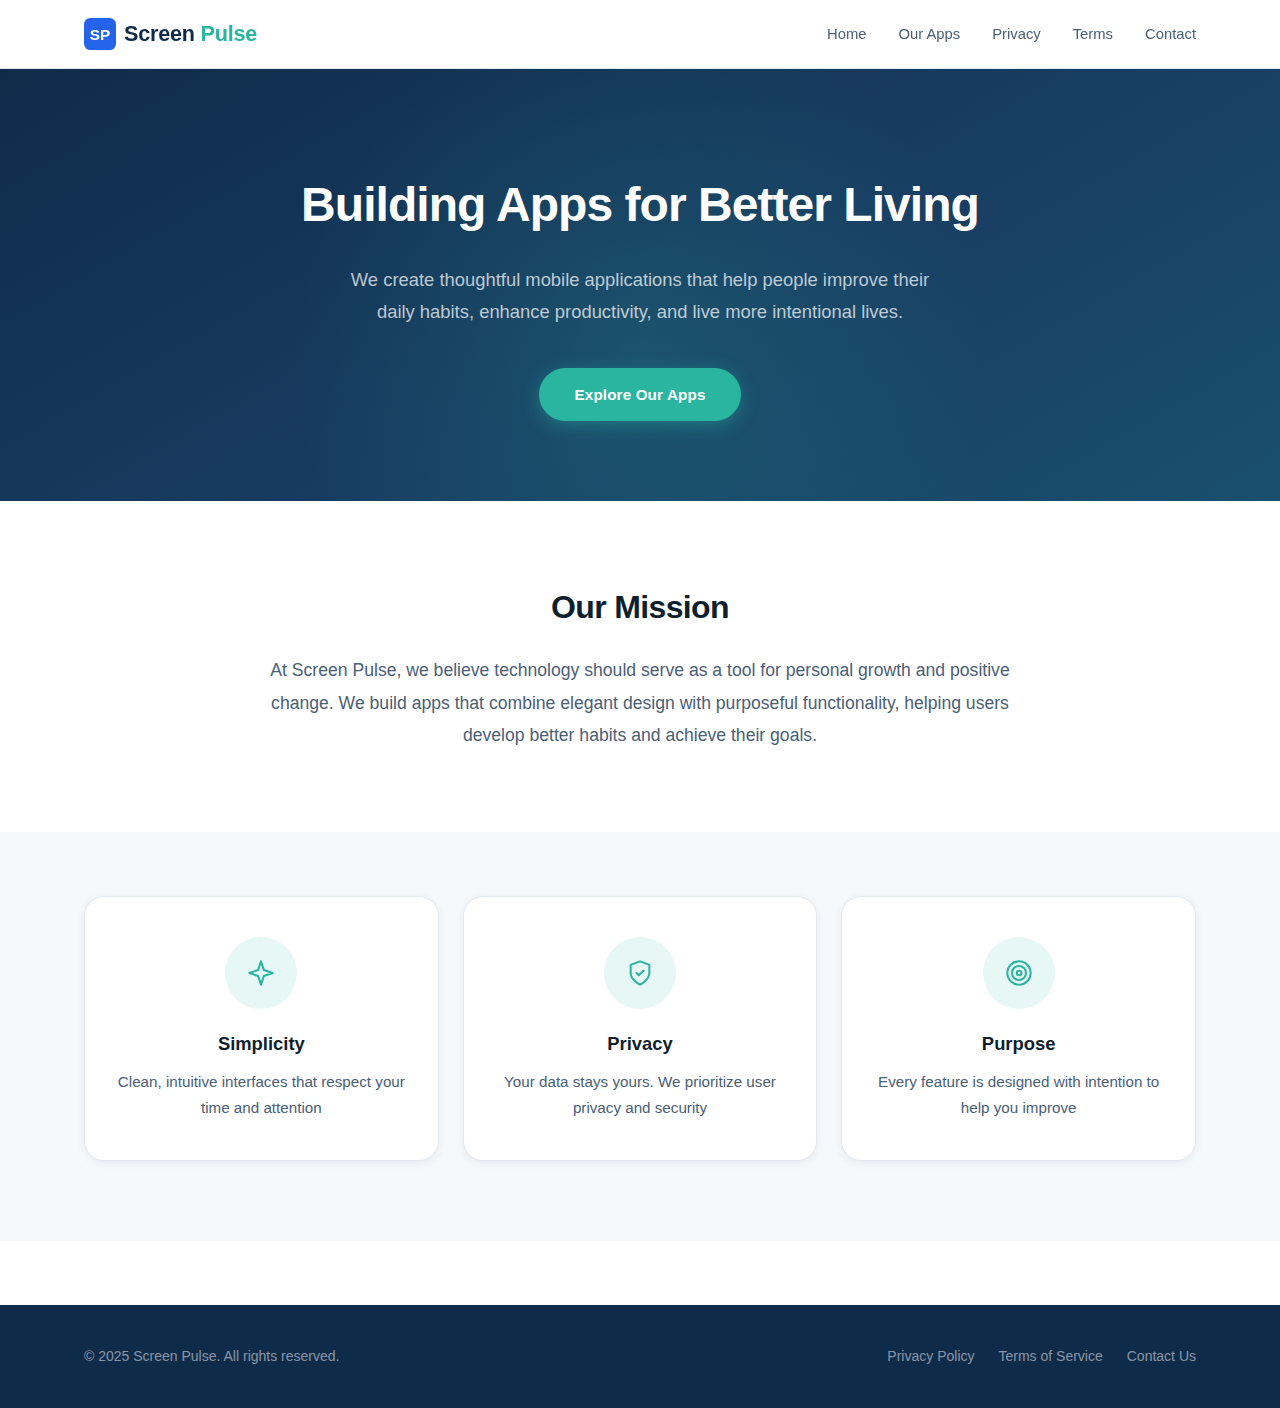
<file: index.html>
<!DOCTYPE html>
<html lang="en">
<head>
    <meta charset="UTF-8">
    <meta name="viewport" content="width=device-width, initial-scale=1.0">
    <title>Screen Pulse - Building Apps for Better Living</title>
    <meta name="description" content="Screen Pulse creates mobile applications that help people improve their lifestyle and become the best version of themselves.">
    <link rel="icon" type="image/svg+xml" href="favicon.svg">
    <link rel="stylesheet" href="styles.css">
</head>
<body>
    <nav class="navbar">
        <div class="container">
            <div class="nav-brand">
                <img src="favicon.svg" alt="Screen Pulse icon" class="nav-logo">
                <h1><span class="brand-screen">Screen</span> <span class="brand-pulse">Pulse</span></h1>
            </div>
            <ul class="nav-links">
                <li><a href="index.html">Home</a></li>
                <li><a href="apps.html">Our Apps</a></li>
                <li><a href="privacy.html">Privacy</a></li>
                <li><a href="terms.html">Terms</a></li>
                <li><a href="contact.html">Contact</a></li>
            </ul>
        </div>
    </nav>

    <main>
        <section class="hero">
            <div class="container">
                <h2>Building Apps for Better Living</h2>
                <p class="subtitle">We create thoughtful mobile applications that help people improve their daily habits, enhance productivity, and live more intentional lives.</p>
                <a href="apps.html" class="cta-button">Explore Our Apps</a>
            </div>
        </section>

        <section class="mission">
            <div class="container">
                <h3>Our Mission</h3>
                <p>At Screen Pulse, we believe technology should serve as a tool for personal growth and positive change. We build apps that combine elegant design with purposeful functionality, helping users develop better habits and achieve their goals.</p>
            </div>
        </section>

        <section class="values">
            <div class="container">
                <div class="value-grid">
                    <div class="value-item">
                        <div class="value-icon">
                            <svg width="28" height="28" viewBox="0 0 24 24" fill="none" stroke="#2ab5a0" stroke-width="1.75" stroke-linecap="round" stroke-linejoin="round">
                                <path d="M12 2L9.5 9.5 2 12l7.5 2.5L12 22l2.5-7.5L22 12l-7.5-2.5z"/>
                            </svg>
                        </div>
                        <h4>Simplicity</h4>
                        <p>Clean, intuitive interfaces that respect your time and attention</p>
                    </div>
                    <div class="value-item">
                        <div class="value-icon">
                            <svg width="28" height="28" viewBox="0 0 24 24" fill="none" stroke="#2ab5a0" stroke-width="1.75" stroke-linecap="round" stroke-linejoin="round">
                                <path d="M12 22s8-4 8-10V5l-8-3-8 3v7c0 6 8 10 8 10z"/>
                                <polyline points="9 12 11 14 15 10"/>
                            </svg>
                        </div>
                        <h4>Privacy</h4>
                        <p>Your data stays yours. We prioritize user privacy and security</p>
                    </div>
                    <div class="value-item">
                        <div class="value-icon">
                            <svg width="28" height="28" viewBox="0 0 24 24" fill="none" stroke="#2ab5a0" stroke-width="1.75" stroke-linecap="round" stroke-linejoin="round">
                                <circle cx="12" cy="12" r="10"/>
                                <circle cx="12" cy="12" r="6"/>
                                <circle cx="12" cy="12" r="2"/>
                            </svg>
                        </div>
                        <h4>Purpose</h4>
                        <p>Every feature is designed with intention to help you improve</p>
                    </div>
                </div>
            </div>
        </section>
    </main>

    <footer>
        <div class="container">
            <p>&copy; 2025 Screen Pulse. All rights reserved.</p>
            <div class="footer-links">
                <a href="privacy.html">Privacy Policy</a>
                <a href="terms.html">Terms of Service</a>
                <a href="contact.html">Contact Us</a>
            </div>
        </div>
    </footer>
</body>
</html>
</file>
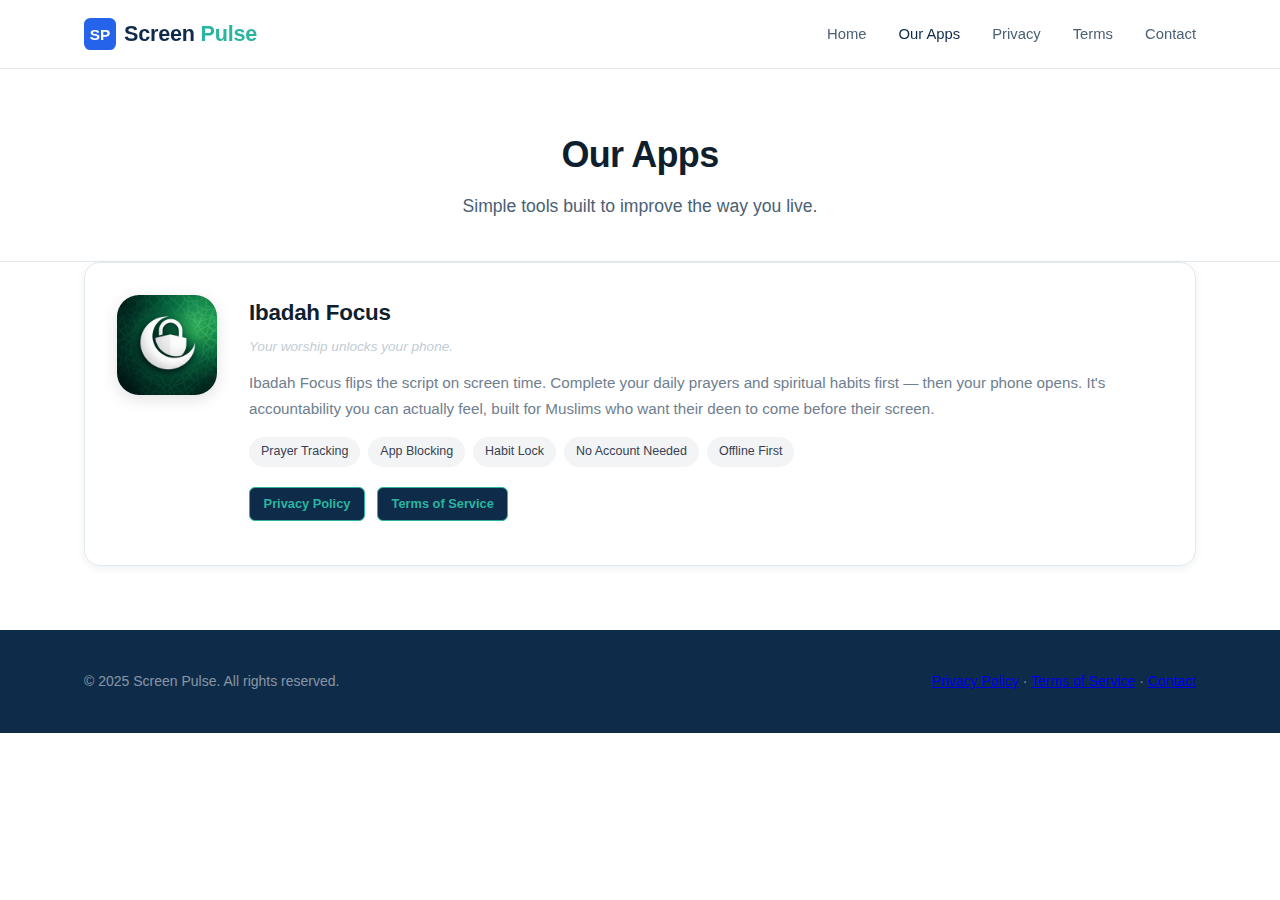
<file: apps.html>
<!DOCTYPE html>
<html lang="en">
<head>
    <meta charset="UTF-8">
    <meta name="viewport" content="width=device-width, initial-scale=1.0">
    <title>Our Apps - Screen Pulse</title>
    <meta name="description" content="Discover Screen Pulse's collection of lifestyle and productivity applications.">
    <link rel="icon" type="image/svg+xml" href="favicon.svg">
    <link rel="stylesheet" href="styles.css">
    <style>
        .app-card {
            display: flex;
            align-items: flex-start;
            gap: 2rem;
            background: var(--card-bg, #fff);
            border: 1px solid var(--border-color, #e5e7eb);
            border-radius: 16px;
            padding: 2rem;
            margin-bottom: 2rem;
            transition: box-shadow 0.2s;
        }
        .app-card:hover {
            box-shadow: 0 8px 30px rgba(0,0,0,0.08);
        }
        .app-logo {
            width: 100px;
            height: 100px;
            border-radius: 22px;
            object-fit: cover;
            flex-shrink: 0;
            box-shadow: 0 4px 16px rgba(0,0,0,0.12);
        }
        .app-info { flex: 1; }
        .app-info h3 {
            font-size: 1.4rem;
            font-weight: 600;
            margin-bottom: 0.25rem;
            margin-top: 0;
        }
        .app-tagline {
            font-size: 0.85rem;
            opacity: 0.55;
            margin-bottom: 0.75rem;
            font-style: italic;
        }
        .app-info p {
            font-size: 0.95rem;
            line-height: 1.65;
            margin-bottom: 1rem;
            opacity: 0.8;
        }
        .app-features {
            display: flex;
            flex-wrap: wrap;
            gap: 0.5rem;
            margin-bottom: 1.25rem;
        }
        .app-feature-tag {
            background: var(--tag-bg, #f3f4f6);
            color: var(--tag-color, #374151);
            font-size: 0.78rem;
            padding: 0.3rem 0.75rem;
            border-radius: 20px;
            font-weight: 500;
        }
        .app-links {
            display: flex;
            gap: 0.75rem;
            flex-wrap: wrap;
        }
        .app-link {
            font-size: 0.8rem;
            color: var(--primary-color, #4f46e5);
            text-decoration: none;
            padding: 0.35rem 0.85rem;
            border: 1px solid var(--primary-color, #4f46e5);
            border-radius: 6px;
            transition: all 0.15s;
        }
        .app-link:hover {
            background: var(--primary-color, #4f46e5);
            color: #fff;
        }
        .badge-coming-soon {
            display: inline-block;
            background: #f59e0b;
            color: #fff;
            font-size: 0.72rem;
            font-weight: 600;
            padding: 0.2rem 0.6rem;
            border-radius: 4px;
            letter-spacing: 0.05em;
            margin-left: 0.5rem;
            vertical-align: middle;
        }
        /* Coming Soon overlay */
        .coming-soon-card {
            position: relative;
        }
        .coming-soon-overlay {
            position: absolute;
            top: 0;
            left: 0;
            right: 0;
            bottom: 0;
            background: rgba(255, 255, 255, 0.97);
            backdrop-filter: blur(6px);
            -webkit-backdrop-filter: blur(6px);
            border-radius: 16px;
            display: flex;
            align-items: center;
            justify-content: center;
            z-index: 1;
            pointer-events: none;
        }
        .coming-soon-overlay span {
            font-size: 2.5rem;
            font-weight: 800;
            color: rgba(37, 99, 235, 0.55);
            letter-spacing: 0.12em;
            text-transform: uppercase;
            text-align: center;
        }
        .coming-soon-card .app-links {
            position: relative;
            z-index: 2;
        }
        @media (max-width: 600px) {
            .app-card { flex-direction: column; gap: 1.25rem; }
            .app-logo { width: 80px; height: 80px; }
            .coming-soon-overlay span { font-size: 1.5rem; }
        }
    </style>
</head>
<body>
    <nav class="navbar">
        <div class="container">
            <div class="nav-brand">
                <img src="favicon.svg" alt="Screen Pulse icon" class="nav-logo">
                <h1><span class="brand-screen">Screen</span> <span class="brand-pulse">Pulse</span></h1>
            </div>
            <ul class="nav-links">
                <li><a href="index.html">Home</a></li>
                <li><a href="apps.html" class="active">Our Apps</a></li>
                <li><a href="privacy.html">Privacy</a></li>
                <li><a href="terms.html">Terms</a></li>
                <li><a href="contact.html">Contact</a></li>
            </ul>
        </div>
    </nav>

    <main>
        <section class="page-header">
            <div class="container">
                <h2>Our Apps</h2>
                <p>Simple tools built to improve the way you live.</p>
            </div>
        </section>

        <section class="apps-content">
            <div class="container">

                <!-- Ibadah Focus -->
                <div class="app-card" id="ibadah-lock">
                    <img src="images/ibadah-lock.png" alt="Ibadah Focus app icon" class="app-logo" />
                    <div class="app-info">
                        <h3>Ibadah Focus</h3>
                        <div class="app-tagline">Your worship unlocks your phone.</div>
                        <p>Ibadah Focus flips the script on screen time. Complete your daily prayers and spiritual habits first — then your phone opens. It's accountability you can actually feel, built for Muslims who want their deen to come before their screen.</p>
                        <div class="app-features">
                            <span class="app-feature-tag">Prayer Tracking</span>
                            <span class="app-feature-tag">App Blocking</span>
                            <span class="app-feature-tag">Habit Lock</span>
                            <span class="app-feature-tag">No Account Needed</span>
                            <span class="app-feature-tag">Offline First</span>
                        </div>
                        <div class="app-links">
                            <a href="privacy.html#ibadah-lock" class="app-link">Privacy Policy</a>
                            <a href="terms.html#ibadah-lock" class="app-link">Terms of Service</a>
                        </div>
                    </div>
                </div>

                <!-- HIDDEN: Ru'ya (uncomment to unhide)
                <div class="app-card coming-soon-card" id="ruya">
                    <div class="coming-soon-overlay"><span>Coming Soon</span></div>
                    <img src="images/ruya.png" alt="Ru'ya app icon" class="app-logo" />
                    <div class="app-info">
                        <h3>Ru'ya — Islamic Dream Interpretation</h3>
                        <div class="app-tagline">Understand what your dreams are telling you.</div>
                        <p>Ru'ya uses AI trained on classical Islamic scholarship to interpret your dreams. Record them as they come, receive thoughtful interpretations rooted in Quranic and hadith tradition, and build a personal dream journal — all in a private, secure environment.</p>
                        <div class="app-features">
                            <span class="app-feature-tag">AI Interpretation</span>
                            <span class="app-feature-tag">Islamic Scholarship</span>
                            <span class="app-feature-tag">Dream Journal</span>
                            <span class="app-feature-tag">Privacy First</span>
                            <span class="app-feature-tag">Arabic & English</span>
                        </div>
                        <div class="app-links">
                            <a href="privacy.html#ruya" class="app-link">Privacy Policy</a>
                            <a href="terms.html#ruya" class="app-link">Terms of Service</a>
                            <a href="ruya-delete-account.html" class="app-link">Delete Account</a>
                        </div>
                    </div>
                </div>
                -->

                <!-- HIDDEN: Drop the Receipts (uncomment to unhide)
                <div class="app-card coming-soon-card" id="drop-the-receipts">
                    <div class="coming-soon-overlay"><span>Coming Soon</span></div>
                    <img src="images/drop-the-receipts.png" alt="Drop the Receipts app icon" class="app-logo" />
                    <div class="app-info">
                        <h3>Drop the Receipts</h3>
                        <div class="app-tagline">Stop arguing. Let the AI decide.</div>
                        <p>Drop the Receipts is a brutally honest AI argument judge. Describe the fight or upload your chat screenshots, and the AI reads the situation, picks a winner, and explains exactly why — no therapy-speak, no fence-sitting. A verdict. Share the result and end the debate for good.</p>
                        <div class="app-features">
                            <span class="app-feature-tag">AI Verdict</span>
                            <span class="app-feature-tag">Screenshot Upload</span>
                            <span class="app-feature-tag">Shareable Cards</span>
                            <span class="app-feature-tag">No Sign-up</span>
                            <span class="app-feature-tag">iOS & Android</span>
                        </div>
                        <div class="app-links">
                            <a href="privacy.html#drop-the-receipts" class="app-link">Privacy Policy</a>
                            <a href="terms.html#drop-the-receipts" class="app-link">Terms of Service</a>
                        </div>
                    </div>
                </div>
                -->

            </div>
        </section>
    </main>

    <footer>
        <div class="container">
            <p>&copy; 2025 Screen Pulse. All rights reserved.</p>
            <p><a href="privacy.html">Privacy Policy</a> · <a href="terms.html">Terms of Service</a> · <a href="contact.html">Contact</a></p>
        </div>
    </footer>
</body>
</html>
</file>
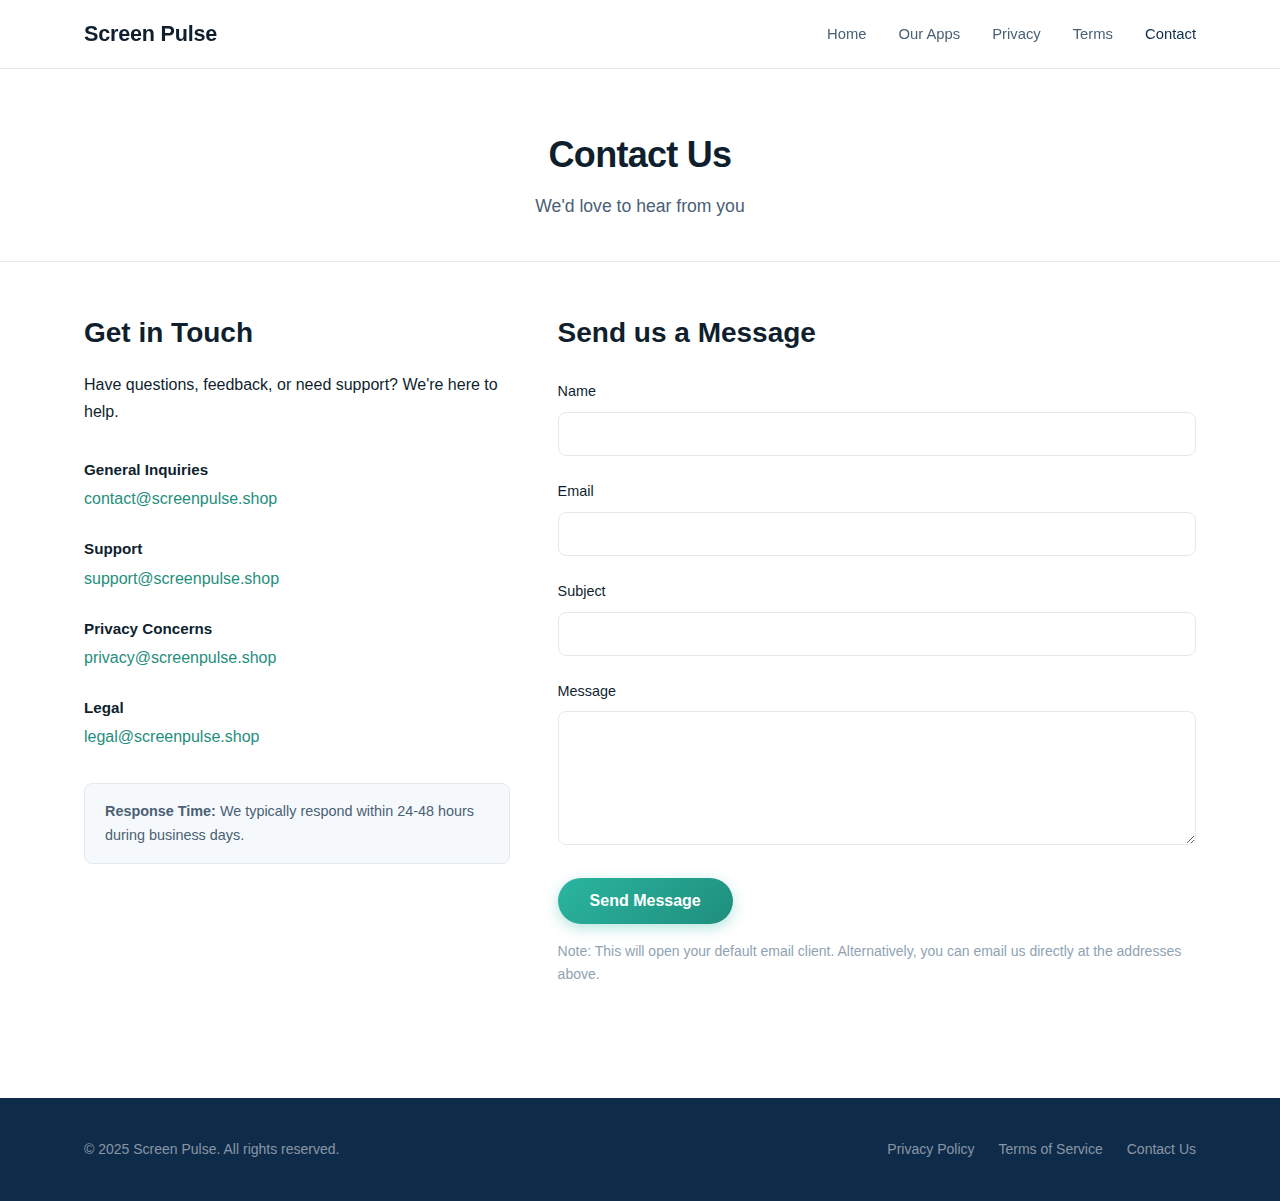
<file: contact.html>
<!DOCTYPE html>
<html lang="en">
<head>
    <meta charset="UTF-8">
    <meta name="viewport" content="width=device-width, initial-scale=1.0">
    <title>Contact Us - Screen Pulse</title>
    <meta name="description" content="Get in touch with Screen Pulse - We're here to help with questions and support.">
    <link rel="icon" type="image/svg+xml" href="favicon.svg">
    <link rel="stylesheet" href="styles.css">
</head>
<body>
    <nav class="navbar">
        <div class="container">
            <div class="nav-brand">
                <h1>Screen Pulse</h1>
            </div>
            <ul class="nav-links">
                <li><a href="index.html">Home</a></li>
                <li><a href="apps.html">Our Apps</a></li>
                <li><a href="privacy.html">Privacy</a></li>
                <li><a href="terms.html">Terms</a></li>
                <li><a href="contact.html" class="active">Contact</a></li>
            </ul>
        </div>
    </nav>

    <main>
        <section class="page-header">
            <div class="container">
                <h2>Contact Us</h2>
                <p>We'd love to hear from you</p>
            </div>
        </section>

        <section class="contact-content">
            <div class="container">
                <div class="contact-grid">
                    <div class="contact-info">
                        <h3>Get in Touch</h3>
                        <p>Have questions, feedback, or need support? We're here to help.</p>
                        
                        <div class="contact-methods">
                            <div class="contact-item">
                                <h4>General Inquiries</h4>
                                <p><a href="mailto:contact@screenpulse.shop">contact@screenpulse.shop</a></p>
                            </div>
                            
                            <div class="contact-item">
                                <h4>Support</h4>
                                <p><a href="mailto:support@screenpulse.shop">support@screenpulse.shop</a></p>
                            </div>
                            
                            <div class="contact-item">
                                <h4>Privacy Concerns</h4>
                                <p><a href="mailto:privacy@screenpulse.shop">privacy@screenpulse.shop</a></p>
                            </div>
                            
                            <div class="contact-item">
                                <h4>Legal</h4>
                                <p><a href="mailto:legal@screenpulse.shop">legal@screenpulse.shop</a></p>
                            </div>
                        </div>

                        <div class="response-time">
                            <p><strong>Response Time:</strong> We typically respond within 24-48 hours during business days.</p>
                        </div>
                    </div>

                    <div class="contact-form-container">
                        <h3>Send us a Message</h3>
                        <form class="contact-form" action="mailto:contact@screenpulse.shop" method="post" enctype="text/plain">
                            <div class="form-group">
                                <label for="name">Name</label>
                                <input type="text" id="name" name="name" required>
                            </div>
                            
                            <div class="form-group">
                                <label for="email">Email</label>
                                <input type="email" id="email" name="email" required>
                            </div>
                            
                            <div class="form-group">
                                <label for="subject">Subject</label>
                                <input type="text" id="subject" name="subject" required>
                            </div>
                            
                            <div class="form-group">
                                <label for="message">Message</label>
                                <textarea id="message" name="message" rows="6" required></textarea>
                            </div>
                            
                            <button type="submit" class="submit-button">Send Message</button>
                            <p class="form-note">Note: This will open your default email client. Alternatively, you can email us directly at the addresses above.</p>
                        </form>
                    </div>
                </div>
            </div>
        </section>
    </main>

    <footer>
        <div class="container">
            <p>&copy; 2025 Screen Pulse. All rights reserved.</p>
            <div class="footer-links">
                <a href="privacy.html">Privacy Policy</a>
                <a href="terms.html">Terms of Service</a>
                <a href="contact.html">Contact Us</a>
            </div>
        </div>
    </footer>
</body>
</html>
</file>
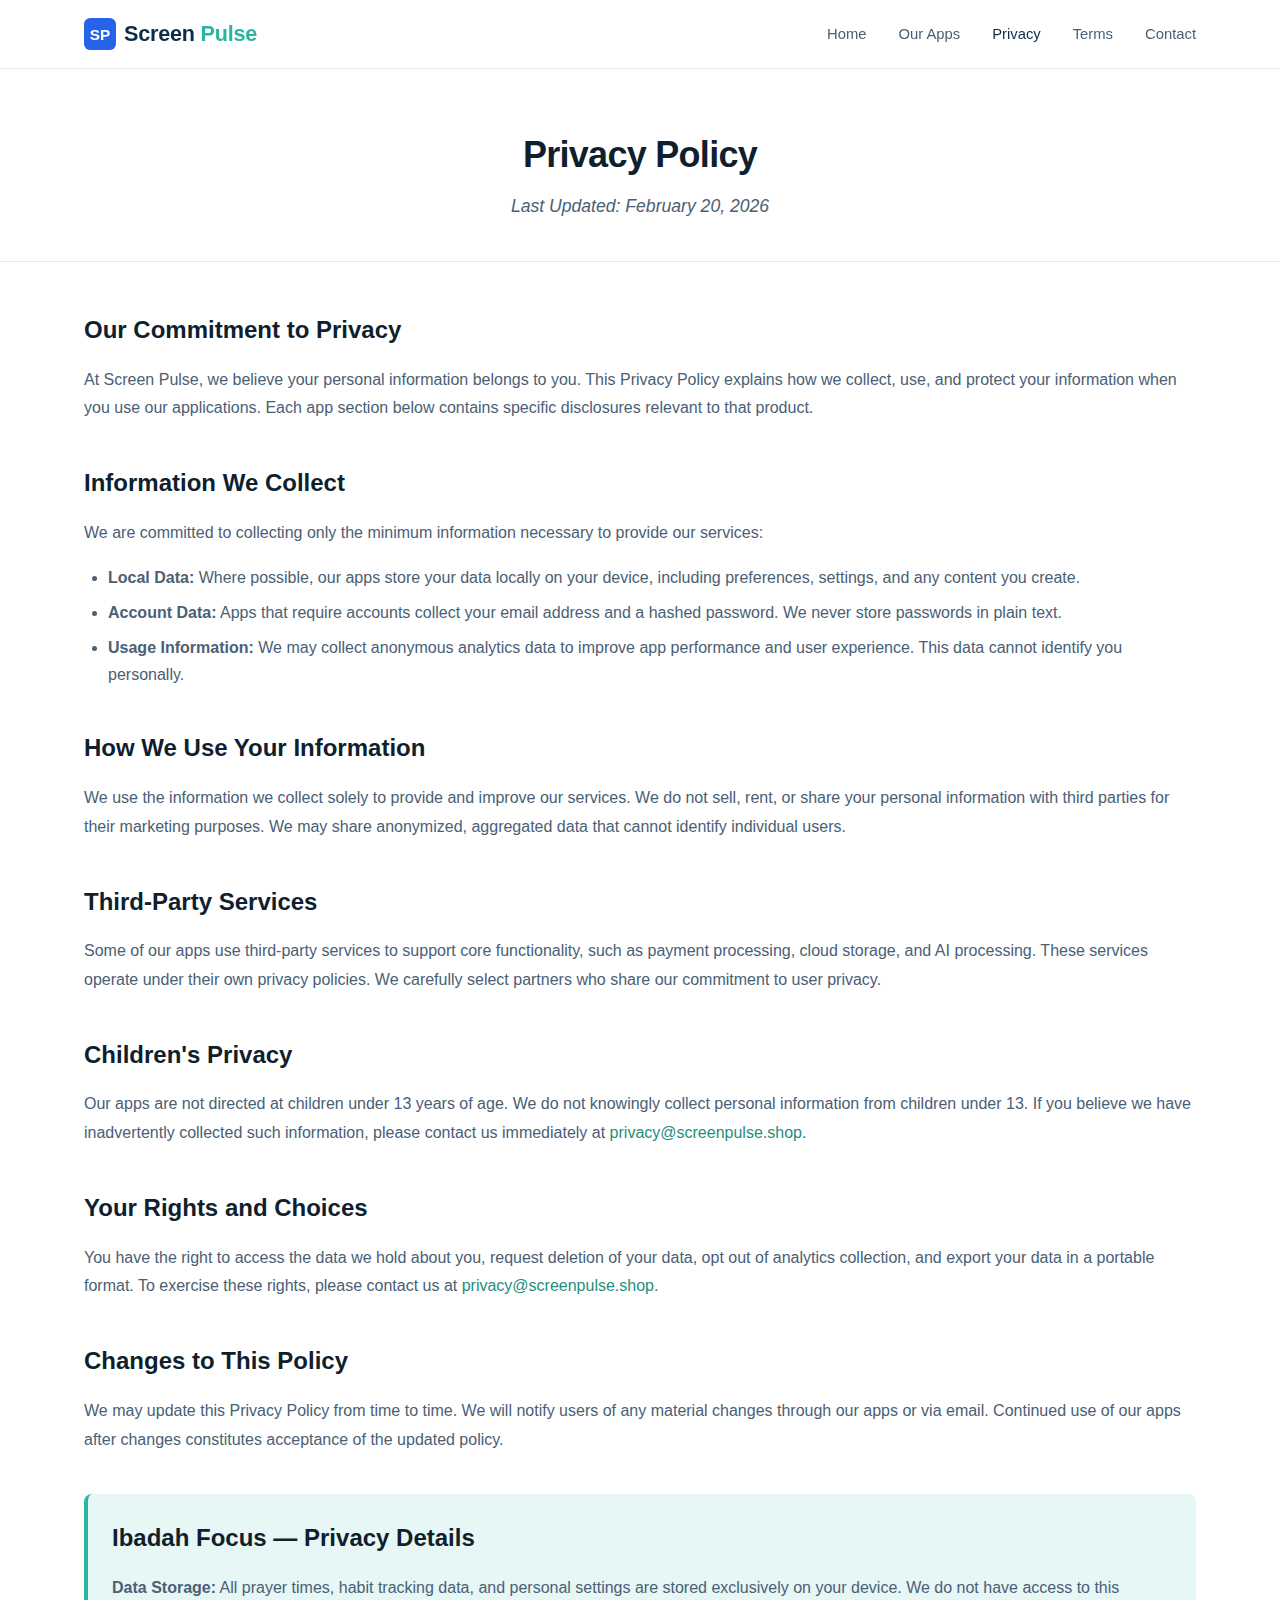
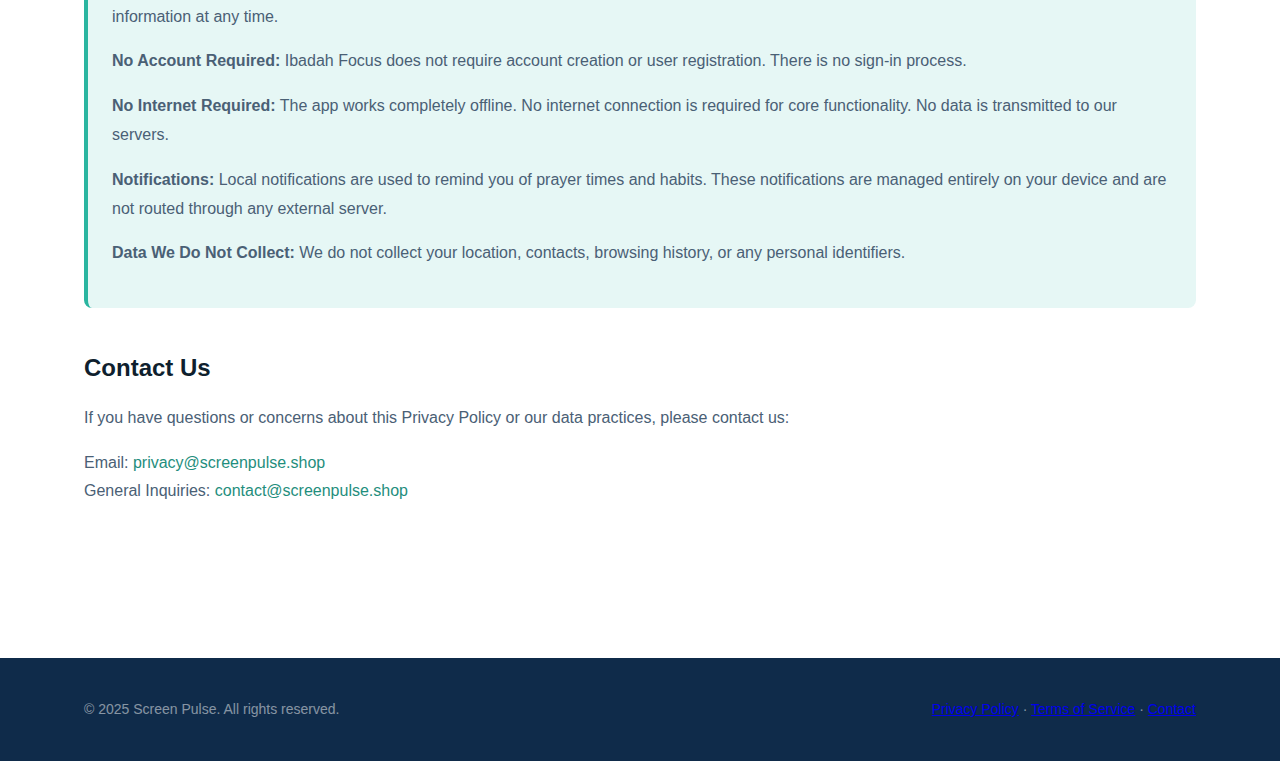
<file: privacy.html>
<!DOCTYPE html>
<html lang="en">
<head>
    <meta charset="UTF-8">
    <meta name="viewport" content="width=device-width, initial-scale=1.0">
    <title>Privacy Policy - Screen Pulse</title>
    <meta name="description" content="Screen Pulse Privacy Policy - How we protect your data and privacy.">
    <link rel="icon" type="image/svg+xml" href="favicon.svg">
    <link rel="stylesheet" href="styles.css">
</head>
<body>
    <nav class="navbar">
        <div class="container">
            <div class="nav-brand">
                <img src="favicon.svg" alt="Screen Pulse icon" class="nav-logo">
                <h1><span class="brand-screen">Screen</span> <span class="brand-pulse">Pulse</span></h1>
            </div>
            <ul class="nav-links">
                <li><a href="index.html">Home</a></li>
                <li><a href="apps.html">Our Apps</a></li>
                <li><a href="privacy.html" class="active">Privacy</a></li>
                <li><a href="terms.html">Terms</a></li>
                <li><a href="contact.html">Contact</a></li>
            </ul>
        </div>
    </nav>

    <main>
        <section class="page-header">
            <div class="container">
                <h2>Privacy Policy</h2>
                <p class="last-updated">Last Updated: February 20, 2026</p>
            </div>
        </section>

        <section class="legal-content">
            <div class="container">

                <!-- GENERAL -->
                <div class="legal-section">
                    <h3>Our Commitment to Privacy</h3>
                    <p>At Screen Pulse, we believe your personal information belongs to you. This Privacy Policy explains how we collect, use, and protect your information when you use our applications. Each app section below contains specific disclosures relevant to that product.</p>
                </div>

                <div class="legal-section">
                    <h3>Information We Collect</h3>
                    <p>We are committed to collecting only the minimum information necessary to provide our services:</p>
                    <ul>
                        <li><strong>Local Data:</strong> Where possible, our apps store your data locally on your device, including preferences, settings, and any content you create.</li>
                        <li><strong>Account Data:</strong> Apps that require accounts collect your email address and a hashed password. We never store passwords in plain text.</li>
                        <li><strong>Usage Information:</strong> We may collect anonymous analytics data to improve app performance and user experience. This data cannot identify you personally.</li>
                    </ul>
                </div>

                <div class="legal-section">
                    <h3>How We Use Your Information</h3>
                    <p>We use the information we collect solely to provide and improve our services. We do not sell, rent, or share your personal information with third parties for their marketing purposes. We may share anonymized, aggregated data that cannot identify individual users.</p>
                </div>

                <div class="legal-section">
                    <h3>Third-Party Services</h3>
                    <p>Some of our apps use third-party services to support core functionality, such as payment processing, cloud storage, and AI processing. These services operate under their own privacy policies. We carefully select partners who share our commitment to user privacy.</p>
                </div>

                <div class="legal-section">
                    <h3>Children's Privacy</h3>
                    <p>Our apps are not directed at children under 13 years of age. We do not knowingly collect personal information from children under 13. If you believe we have inadvertently collected such information, please contact us immediately at <a href="mailto:privacy@screenpulse.shop">privacy@screenpulse.shop</a>.</p>
                </div>

                <div class="legal-section">
                    <h3>Your Rights and Choices</h3>
                    <p>You have the right to access the data we hold about you, request deletion of your data, opt out of analytics collection, and export your data in a portable format. To exercise these rights, please contact us at <a href="mailto:privacy@screenpulse.shop">privacy@screenpulse.shop</a>.</p>
                </div>

                <div class="legal-section">
                    <h3>Changes to This Policy</h3>
                    <p>We may update this Privacy Policy from time to time. We will notify users of any material changes through our apps or via email. Continued use of our apps after changes constitutes acceptance of the updated policy.</p>
                </div>

                <!-- APP-SPECIFIC: IBADAH LOCK -->
                <div id="ibadah-lock" class="legal-section app-specific">
                    <h3>Ibadah Focus — Privacy Details</h3>
                    <p><strong>Data Storage:</strong> All prayer times, habit tracking data, and personal settings are stored exclusively on your device. We do not have access to this information at any time.</p>
                    <p><strong>No Account Required:</strong> Ibadah Focus does not require account creation or user registration. There is no sign-in process.</p>
                    <p><strong>No Internet Required:</strong> The app works completely offline. No internet connection is required for core functionality. No data is transmitted to our servers.</p>
                    <p><strong>Notifications:</strong> Local notifications are used to remind you of prayer times and habits. These notifications are managed entirely on your device and are not routed through any external server.</p>
                    <p><strong>Data We Do Not Collect:</strong> We do not collect your location, contacts, browsing history, or any personal identifiers.</p>
                </div>

                <!-- HIDDEN: Ru'ya privacy (uncomment to unhide)
                <div id="ruya" class="legal-section app-specific">
                    <h3>Ru'ya — Privacy Details</h3>
                    <p><strong>Account Data:</strong> Ru'ya requires an account to save your dream journal and interpretations. We collect your email address and a securely hashed password. This is stored on Supabase-hosted servers with encryption at rest and in transit.</p>
                    <p><strong>Dream Content:</strong> Your dream entries and AI-generated interpretations are stored securely in your private account. This content is never shared with other users, used for training AI models, or sold to any third party.</p>
                    <p><strong>AI Processing:</strong> Dream content you submit for interpretation is sent to our AI processing provider (Anthropic) solely to generate your interpretation. Anthropic processes this content according to their API data handling policies and does not retain it for training purposes under our usage agreement.</p>
                    <p><strong>Subscription Data:</strong> Payment processing is handled by third-party providers (Apple App Store / Google Play). We do not store your full credit card details. We receive only confirmation of your subscription status.</p>
                    <p><strong>Data Deletion:</strong> You may delete your account and all associated data at any time from within the app under Settings, or by visiting <a href="https://www.screenpulse.shop/ruya-delete-account.html">screenpulse.shop/ruya-delete-account.html</a>. Deletion is immediate and permanent.</p>
                    <p><strong>Data Retention:</strong> If you delete your account, all your dream entries, interpretations, and personal data are permanently deleted from our servers within 24 hours.</p>
                </div>
                -->

                <!-- HIDDEN: Drop the Receipts privacy (uncomment to unhide)
                <div id="drop-the-receipts" class="legal-section app-specific">
                    <h3>Drop the Receipts — Privacy Details</h3>
                    <p><strong>No Account Required:</strong> Drop the Receipts does not require account creation. You can use the app immediately without providing any personal information.</p>
                    <p><strong>Argument Content:</strong> Text descriptions and screenshots you submit for a verdict are sent to our AI processing provider (Anthropic) solely to generate your verdict. This content is not stored on our servers after the verdict is delivered. We do not retain your argument history.</p>
                    <p><strong>Screenshot Data:</strong> If you upload chat screenshots, these images are processed to extract text and are then discarded. We do not store, review, or use your screenshots for any purpose beyond generating the verdict you requested.</p>
                    <p><strong>Shareable Verdict Cards:</strong> Verdict cards are generated locally on your device. Sharing is done via your device's native share functionality. We do not host or track shared verdict cards.</p>
                    <p><strong>Analytics:</strong> We collect anonymous, non-identifiable usage analytics (such as number of verdicts generated, session length) to improve the app. This data cannot identify you.</p>
                    <p><strong>Subscription Data:</strong> Payment processing is handled by Apple App Store and Google Play. We receive only confirmation of your subscription status. No payment details are stored by us.</p>
                    <p><strong>AI Processing:</strong> Content submitted for a verdict is processed by Anthropic's API under our usage agreement, which prohibits use of submitted content for AI training purposes.</p>
                </div>
                -->

                <div class="legal-section">
                    <h3>Contact Us</h3>
                    <p>If you have questions or concerns about this Privacy Policy or our data practices, please contact us:</p>
                    <p>
                        Email: <a href="mailto:privacy@screenpulse.shop">privacy@screenpulse.shop</a><br>
                        General Inquiries: <a href="mailto:contact@screenpulse.shop">contact@screenpulse.shop</a>
                    </p>
                </div>

            </div>
        </section>
    </main>

    <footer>
        <div class="container">
            <p>&copy; 2025 Screen Pulse. All rights reserved.</p>
            <p><a href="privacy.html">Privacy Policy</a> · <a href="terms.html">Terms of Service</a> · <a href="contact.html">Contact</a></p>
        </div>
    </footer>
</body>
</html>
</file>
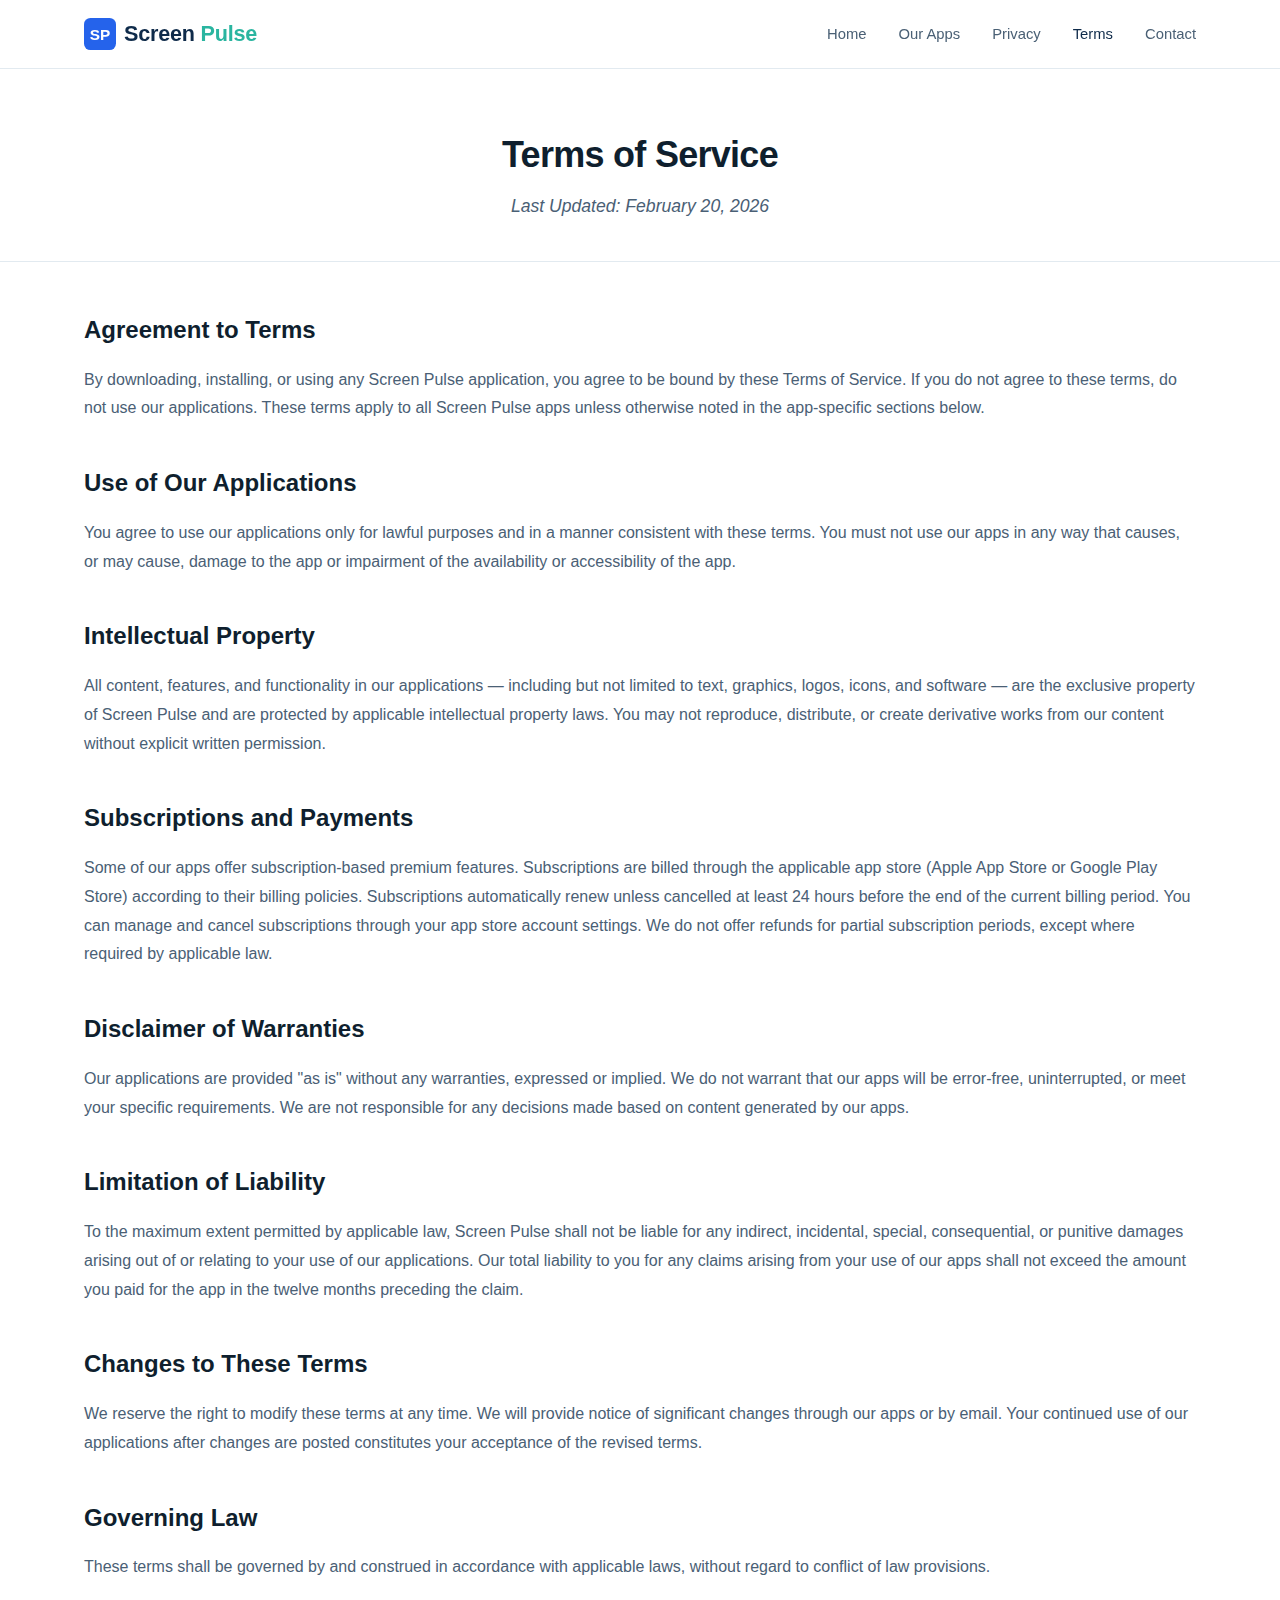
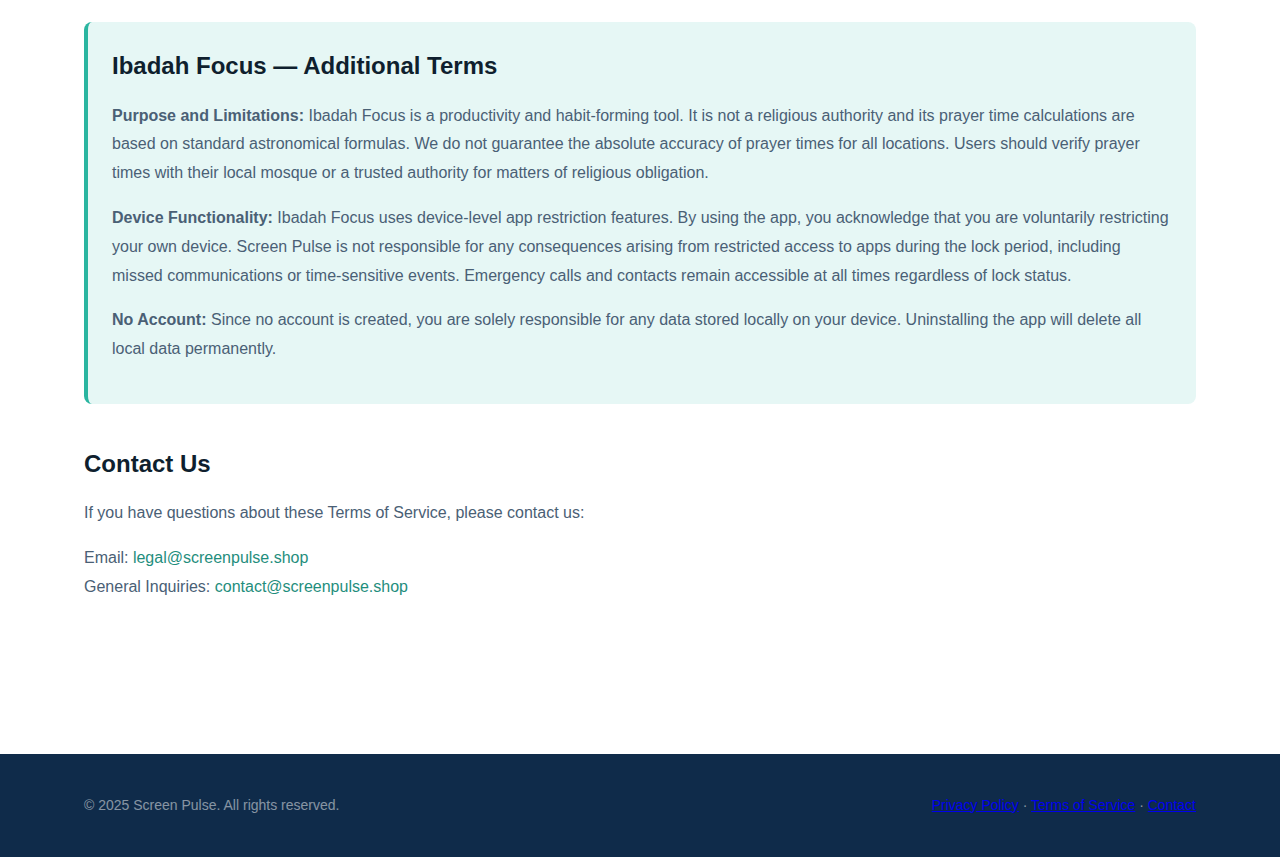
<file: terms.html>
<!DOCTYPE html>
<html lang="en">
<head>
    <meta charset="UTF-8">
    <meta name="viewport" content="width=device-width, initial-scale=1.0">
    <title>Terms of Service - Screen Pulse</title>
    <meta name="description" content="Screen Pulse Terms of Service - Rules and guidelines for using our applications.">
    <link rel="icon" type="image/svg+xml" href="favicon.svg">
    <link rel="stylesheet" href="styles.css">
</head>
<body>
    <nav class="navbar">
        <div class="container">
            <div class="nav-brand">
                <img src="favicon.svg" alt="Screen Pulse icon" class="nav-logo">
                <h1><span class="brand-screen">Screen</span> <span class="brand-pulse">Pulse</span></h1>
            </div>
            <ul class="nav-links">
                <li><a href="index.html">Home</a></li>
                <li><a href="apps.html">Our Apps</a></li>
                <li><a href="privacy.html">Privacy</a></li>
                <li><a href="terms.html" class="active">Terms</a></li>
                <li><a href="contact.html">Contact</a></li>
            </ul>
        </div>
    </nav>

    <main>
        <section class="page-header">
            <div class="container">
                <h2>Terms of Service</h2>
                <p class="last-updated">Last Updated: February 20, 2026</p>
            </div>
        </section>

        <section class="legal-content">
            <div class="container">

                <!-- GENERAL -->
                <div class="legal-section">
                    <h3>Agreement to Terms</h3>
                    <p>By downloading, installing, or using any Screen Pulse application, you agree to be bound by these Terms of Service. If you do not agree to these terms, do not use our applications. These terms apply to all Screen Pulse apps unless otherwise noted in the app-specific sections below.</p>
                </div>

                <div class="legal-section">
                    <h3>Use of Our Applications</h3>
                    <p>You agree to use our applications only for lawful purposes and in a manner consistent with these terms. You must not use our apps in any way that causes, or may cause, damage to the app or impairment of the availability or accessibility of the app.</p>
                </div>

                <div class="legal-section">
                    <h3>Intellectual Property</h3>
                    <p>All content, features, and functionality in our applications — including but not limited to text, graphics, logos, icons, and software — are the exclusive property of Screen Pulse and are protected by applicable intellectual property laws. You may not reproduce, distribute, or create derivative works from our content without explicit written permission.</p>
                </div>

                <div class="legal-section">
                    <h3>Subscriptions and Payments</h3>
                    <p>Some of our apps offer subscription-based premium features. Subscriptions are billed through the applicable app store (Apple App Store or Google Play Store) according to their billing policies. Subscriptions automatically renew unless cancelled at least 24 hours before the end of the current billing period. You can manage and cancel subscriptions through your app store account settings. We do not offer refunds for partial subscription periods, except where required by applicable law.</p>
                </div>

                <div class="legal-section">
                    <h3>Disclaimer of Warranties</h3>
                    <p>Our applications are provided "as is" without any warranties, expressed or implied. We do not warrant that our apps will be error-free, uninterrupted, or meet your specific requirements. We are not responsible for any decisions made based on content generated by our apps.</p>
                </div>

                <div class="legal-section">
                    <h3>Limitation of Liability</h3>
                    <p>To the maximum extent permitted by applicable law, Screen Pulse shall not be liable for any indirect, incidental, special, consequential, or punitive damages arising out of or relating to your use of our applications. Our total liability to you for any claims arising from your use of our apps shall not exceed the amount you paid for the app in the twelve months preceding the claim.</p>
                </div>

                <div class="legal-section">
                    <h3>Changes to These Terms</h3>
                    <p>We reserve the right to modify these terms at any time. We will provide notice of significant changes through our apps or by email. Your continued use of our applications after changes are posted constitutes your acceptance of the revised terms.</p>
                </div>

                <div class="legal-section">
                    <h3>Governing Law</h3>
                    <p>These terms shall be governed by and construed in accordance with applicable laws, without regard to conflict of law provisions.</p>
                </div>

                <!-- APP-SPECIFIC: IBADAH LOCK -->
                <div id="ibadah-lock" class="legal-section app-specific">
                    <h3>Ibadah Focus — Additional Terms</h3>
                    <p><strong>Purpose and Limitations:</strong> Ibadah Focus is a productivity and habit-forming tool. It is not a religious authority and its prayer time calculations are based on standard astronomical formulas. We do not guarantee the absolute accuracy of prayer times for all locations. Users should verify prayer times with their local mosque or a trusted authority for matters of religious obligation.</p>
                    <p><strong>Device Functionality:</strong> Ibadah Focus uses device-level app restriction features. By using the app, you acknowledge that you are voluntarily restricting your own device. Screen Pulse is not responsible for any consequences arising from restricted access to apps during the lock period, including missed communications or time-sensitive events. Emergency calls and contacts remain accessible at all times regardless of lock status.</p>
                    <p><strong>No Account:</strong> Since no account is created, you are solely responsible for any data stored locally on your device. Uninstalling the app will delete all local data permanently.</p>
                </div>

                <!-- HIDDEN: Ru'ya terms (uncomment to unhide)
                <div id="ruya" class="legal-section app-specific">
                    <h3>Ru'ya — Additional Terms</h3>
                    <p><strong>Nature of Interpretations:</strong> Ru'ya provides AI-generated dream interpretations informed by Islamic scholarly tradition. These interpretations are for personal reflection and spiritual guidance only. They do not constitute religious rulings (fatwa), psychological advice, medical advice, or predictions of any kind. We strongly encourage users to consult qualified scholars and professionals for formal religious or medical guidance.</p>
                    <p><strong>User Content:</strong> Dream entries you submit remain your personal property. By submitting content, you grant us a limited, non-exclusive license to process and store it solely for the purpose of providing the service to you. We do not use your dream content for any other purpose.</p>
                    <p><strong>Account Responsibility:</strong> You are responsible for maintaining the confidentiality of your account credentials and for all activity that occurs under your account. Notify us immediately at <a href="mailto:support@screenpulse.shop">support@screenpulse.shop</a> if you suspect unauthorized use of your account.</p>
                    <p><strong>Account Deletion:</strong> You may delete your account at any time from within the app or at <a href="https://www.screenpulse.shop/ruya-delete-account.html">screenpulse.shop/ruya-delete-account.html</a>. Deletion is permanent and irreversible. All your data will be permanently removed.</p>
                    <p><strong>Subscription:</strong> Ru'ya offers a free tier with limited interpretations and a paid subscription for unlimited access. Free tier limits may change over time. Subscribers receive uninterrupted unlimited access for the duration of their subscription period.</p>
                </div>
                -->

                <!-- HIDDEN: Drop the Receipts terms (uncomment to unhide)
                <div id="drop-the-receipts" class="legal-section app-specific">
                    <h3>Drop the Receipts — Additional Terms</h3>
                    <p><strong>Nature of Verdicts:</strong> Drop the Receipts provides AI-generated verdicts for entertainment and personal reflection purposes only. Verdicts are not legal advice, relationship counseling, psychological guidance, or binding decisions of any kind. The AI may be inaccurate, one-sided, or lack full context. Do not make important life decisions based solely on a verdict generated by this app.</p>
                    <p><strong>Content You Submit:</strong> By submitting text or screenshots for a verdict, you confirm that you have the right to share that content and that doing so does not violate any third party's privacy, confidentiality, or legal rights. You must not submit content that includes private information about individuals who have not consented to having their communications shared with an AI service.</p>
                    <p><strong>Prohibited Content:</strong> You may not submit content that is illegal, defamatory, harassing, abusive, or that includes the personal information of minors. We reserve the right to refuse service to any user who submits prohibited content.</p>
                    <p><strong>No Storage of Submissions:</strong> We do not retain your submitted content after a verdict is generated. However, you are solely responsible for how you use and share verdict cards generated from your submissions.</p>
                    <p><strong>Shareable Verdict Cards:</strong> Verdict cards are generated for personal sharing and entertainment. You may share verdict cards freely. If a verdict card contains content derived from third parties (e.g., a screenshot of someone else's messages), you are responsible for ensuring you have the right to share that derived content.</p>
                    <p><strong>Free Uses and Subscription:</strong> Drop the Receipts provides a limited number of free verdicts. Additional verdicts require a subscription. Subscription access is personal and non-transferable.</p>
                </div>
                -->

                <div class="legal-section">
                    <h3>Contact Us</h3>
                    <p>If you have questions about these Terms of Service, please contact us:</p>
                    <p>
                        Email: <a href="mailto:legal@screenpulse.shop">legal@screenpulse.shop</a><br>
                        General Inquiries: <a href="mailto:contact@screenpulse.shop">contact@screenpulse.shop</a>
                    </p>
                </div>

            </div>
        </section>
    </main>

    <footer>
        <div class="container">
            <p>&copy; 2025 Screen Pulse. All rights reserved.</p>
            <p><a href="privacy.html">Privacy Policy</a> · <a href="terms.html">Terms of Service</a> · <a href="contact.html">Contact</a></p>
        </div>
    </footer>
</body>
</html>
</file>
<file: styles.css>
/* Reset and Base Styles */
* {
    margin: 0;
    padding: 0;
    box-sizing: border-box;
}

:root {
    --navy: #0f2b4a;
    --navy-mid: #183d62;
    --teal: #2ab5a0;
    --teal-dark: #1f8e7d;
    --teal-light: #e6f7f5;
    --text-primary: #0f1f2e;
    --text-secondary: #4a6075;
    --text-muted: #8fa3b3;
    --bg-white: #ffffff;
    --bg-light: #f6f9fb;
    --bg-card: #ffffff;
    --border-color: #e2eaf0;
    --shadow-sm: 0 2px 8px rgba(15, 43, 74, 0.07);
    --shadow-md: 0 8px 30px rgba(15, 43, 74, 0.10);
    --shadow-lg: 0 20px 60px rgba(15, 43, 74, 0.14);
    --radius-sm: 8px;
    --radius-md: 14px;
    --radius-lg: 20px;
    /* Legacy aliases */
    --primary-color: var(--teal);
    --primary-dark: var(--teal-dark);
}

html {
    scroll-behavior: smooth;
}

body {
    font-family: -apple-system, BlinkMacSystemFont, 'Segoe UI', 'Inter', 'Helvetica', 'Arial', sans-serif;
    line-height: 1.65;
    color: var(--text-primary);
    background-color: var(--bg-white);
    -webkit-font-smoothing: antialiased;
}

/* Container */
.container {
    max-width: 1160px;
    margin: 0 auto;
    padding: 0 24px;
}

/* ─── Navigation ──────────────────────────────────────────── */
.navbar {
    background-color: rgba(255, 255, 255, 0.88);
    backdrop-filter: blur(18px);
    -webkit-backdrop-filter: blur(18px);
    border-bottom: 1px solid var(--border-color);
    padding: 1rem 0;
    position: sticky;
    top: 0;
    z-index: 100;
    transition: box-shadow 0.2s;
}

.navbar .container {
    display: flex;
    justify-content: space-between;
    align-items: center;
}

.nav-brand {
    display: flex;
    align-items: center;
    gap: 0.5rem;
    text-decoration: none;
}

.nav-logo {
    width: 32px;
    height: 32px;
}

.nav-brand h1 {
    font-size: 1.35rem;
    font-weight: 700;
    letter-spacing: -0.01em;
}

.nav-brand h1 .brand-screen { color: var(--navy); }
.nav-brand h1 .brand-pulse  { color: var(--teal); }

.nav-links {
    display: flex;
    list-style: none;
    gap: 2rem;
}

.nav-links a {
    text-decoration: none;
    color: var(--text-secondary);
    font-weight: 500;
    font-size: 0.925rem;
    transition: color 0.2s;
}

.nav-links a:hover,
.nav-links a.active {
    color: var(--navy);
}

/* ─── Hero ────────────────────────────────────────────────── */
.hero {
    padding: 6rem 0 5rem;
    text-align: center;
    background: linear-gradient(150deg, var(--navy) 0%, var(--navy-mid) 55%, #1a4f6e 100%);
    position: relative;
    overflow: hidden;
}

/* Subtle orb glow behind hero content */
.hero::before {
    content: '';
    position: absolute;
    top: -60px;
    left: 50%;
    transform: translateX(-50%);
    width: 700px;
    height: 700px;
    background: radial-gradient(circle, rgba(42, 181, 160, 0.18) 0%, transparent 70%);
    pointer-events: none;
}

.hero h2 {
    font-size: clamp(2rem, 4vw, 3rem);
    font-weight: 700;
    letter-spacing: -0.02em;
    color: #ffffff;
    margin-bottom: 1.25rem;
    position: relative;
}

.subtitle {
    font-size: 1.15rem;
    color: rgba(255, 255, 255, 0.72);
    max-width: 620px;
    margin: 0 auto 2.5rem;
    line-height: 1.75;
    position: relative;
}

.cta-button {
    display: inline-block;
    padding: 0.875rem 2.25rem;
    background: var(--teal);
    color: white;
    text-decoration: none;
    border-radius: 50px;
    font-weight: 600;
    font-size: 0.95rem;
    letter-spacing: 0.01em;
    transition: background 0.2s, transform 0.15s, box-shadow 0.2s;
    box-shadow: 0 4px 18px rgba(42, 181, 160, 0.4);
    position: relative;
}

.cta-button:hover {
    background: var(--teal-dark);
    transform: translateY(-1px);
    box-shadow: 0 6px 24px rgba(42, 181, 160, 0.5);
}

/* ─── Mission ─────────────────────────────────────────────── */
.mission {
    padding: 5rem 0;
    text-align: center;
}

.mission h3 {
    font-size: 2rem;
    font-weight: 700;
    letter-spacing: -0.02em;
    margin-bottom: 1.25rem;
    color: var(--text-primary);
}

.mission p {
    font-size: 1.1rem;
    color: var(--text-secondary);
    max-width: 740px;
    margin: 0 auto;
    line-height: 1.85;
}

/* ─── Values ──────────────────────────────────────────────── */
.values {
    padding: 4rem 0 5rem;
    background-color: var(--bg-light);
}

.value-grid {
    display: grid;
    grid-template-columns: repeat(auto-fit, minmax(280px, 1fr));
    gap: 1.5rem;
    margin-top: 0;
}

.value-item {
    background: var(--bg-card);
    border: 1px solid var(--border-color);
    border-radius: var(--radius-lg);
    text-align: center;
    padding: 2.5rem 2rem;
    box-shadow: var(--shadow-sm);
    transition: box-shadow 0.25s, transform 0.2s;
}

.value-item:hover {
    box-shadow: var(--shadow-md);
    transform: translateY(-3px);
}

.value-icon {
    background: var(--teal-light);
    width: 72px;
    height: 72px;
    border-radius: 50%;
    display: flex;
    align-items: center;
    justify-content: center;
    margin: 0 auto 1.25rem;
}

.value-item h4 {
    font-size: 1.15rem;
    font-weight: 600;
    margin-bottom: 0.6rem;
    color: var(--text-primary);
}

.value-item p {
    color: var(--text-secondary);
    font-size: 0.95rem;
    line-height: 1.7;
}

/* ─── Page Header ─────────────────────────────────────────── */
.page-header {
    padding: 3.5rem 0 2.5rem;
    text-align: center;
    border-bottom: 1px solid var(--border-color);
}

.page-header h2 {
    font-size: 2.25rem;
    font-weight: 700;
    letter-spacing: -0.02em;
    margin-bottom: 0.5rem;
    color: var(--text-primary);
}

.page-header p {
    font-size: 1.1rem;
    color: var(--text-secondary);
}

.last-updated {
    font-size: 0.875rem;
    color: var(--text-muted);
    font-style: italic;
}

/* ─── Apps Showcase ───────────────────────────────────────── */
.apps-showcase {
    padding: 3rem 0;
}

.app-card {
    background-color: var(--bg-card);
    border: 1px solid var(--border-color);
    border-radius: var(--radius-lg);
    padding: 2.5rem;
    display: flex;
    gap: 2rem;
    margin-bottom: 1.75rem;
    box-shadow: var(--shadow-sm);
    transition: box-shadow 0.25s;
}

.app-card:hover {
    box-shadow: var(--shadow-md);
}

.app-icon { flex-shrink: 0; }

.icon-placeholder {
    width: 100px;
    height: 100px;
    background: linear-gradient(135deg, var(--navy) 0%, var(--navy-mid) 100%);
    border-radius: var(--radius-lg);
    display: flex;
    align-items: center;
    justify-content: center;
    color: white;
    font-size: 2rem;
    font-weight: 700;
}

.app-logo {
    width: 100px;
    height: 100px;
    border-radius: var(--radius-lg);
    object-fit: cover;
    flex-shrink: 0;
    box-shadow: var(--shadow-sm);
}

.app-details h3,
.app-info h3 {
    font-size: 1.65rem;
    font-weight: 700;
    letter-spacing: -0.01em;
    margin-bottom: 0.3rem;
    color: var(--text-primary);
    margin-top: 0;
}

.app-tagline {
    font-size: 0.9rem;
    color: var(--text-muted);
    font-style: italic;
    margin-bottom: 0.875rem;
}

.app-description,
.app-info p {
    color: var(--text-secondary);
    margin-bottom: 1.25rem;
    line-height: 1.75;
    font-size: 0.975rem;
    opacity: 1;
}

.app-features {
    display: flex;
    flex-wrap: wrap;
    gap: 0.5rem;
    margin-bottom: 1.5rem;
}

.feature-tag,
.app-feature-tag {
    background-color: var(--teal-light);
    color: var(--teal-dark);
    padding: 0.3rem 0.85rem;
    border-radius: 50px;
    font-size: 0.8rem;
    font-weight: 500;
}

.app-links,
.app-links { margin-bottom: 0.75rem; }

.store-button,
.app-link {
    display: inline-block;
    padding: 0.65rem 1.5rem;
    background-color: var(--navy);
    color: white;
    text-decoration: none;
    border-radius: 50px;
    font-weight: 600;
    font-size: 0.875rem;
    transition: background 0.2s, transform 0.15s;
}

.store-button:hover,
.app-link:hover {
    background-color: var(--navy-mid);
    transform: translateY(-1px);
}

.app-policies {
    font-size: 0.875rem;
}

.app-policies a {
    color: var(--teal-dark);
    text-decoration: none;
}

.app-policies a:hover { text-decoration: underline; }

.more-apps {
    text-align: center;
    padding: 2rem;
    color: var(--text-muted);
}

/* ─── Legal Content ───────────────────────────────────────── */
.legal-content { padding: 3rem 0; }

.legal-section { margin-bottom: 2.5rem; }

.legal-section h3 {
    font-size: 1.5rem;
    font-weight: 600;
    margin-bottom: 1rem;
    color: var(--text-primary);
}

.legal-section h4 {
    font-size: 1.05rem;
    font-weight: 600;
    margin: 1.5rem 0 0.75rem;
    color: var(--text-primary);
}

.legal-section p {
    color: var(--text-secondary);
    line-height: 1.8;
    margin-bottom: 1rem;
}

.legal-section ul {
    margin-left: 1.5rem;
    margin-bottom: 1rem;
}

.legal-section li {
    color: var(--text-secondary);
    margin-bottom: 0.5rem;
    line-height: 1.7;
}

.legal-section a { color: var(--teal-dark); text-decoration: none; }
.legal-section a:hover { text-decoration: underline; }

.app-specific {
    background-color: var(--teal-light);
    padding: 1.5rem;
    border-radius: var(--radius-sm);
    border-left: 4px solid var(--teal);
}

.legal-table-wrapper {
    overflow-x: auto;
    margin-bottom: 1rem;
}

.legal-table {
    width: 100%;
    border-collapse: collapse;
    min-width: 720px;
    background-color: var(--bg-white);
}

.legal-table th,
.legal-table td {
    border: 1px solid var(--border-color);
    padding: 0.875rem;
    text-align: left;
    vertical-align: top;
    color: var(--text-secondary);
    font-size: 0.9rem;
}

.legal-table th {
    background-color: var(--teal-light);
    color: var(--text-primary);
    font-weight: 600;
}

/* ─── Contact Page ────────────────────────────────────────── */
.contact-content { padding: 3rem 0; }

.contact-grid {
    display: grid;
    grid-template-columns: 1fr 1.5fr;
    gap: 3rem;
}

.contact-info h3 {
    font-size: 1.75rem;
    font-weight: 700;
    margin-bottom: 1rem;
    color: var(--text-primary);
}

.contact-methods { margin: 2rem 0; }

.contact-item { margin-bottom: 1.5rem; }

.contact-item h4 {
    font-size: 0.95rem;
    font-weight: 600;
    color: var(--text-primary);
    margin-bottom: 0.25rem;
}

.contact-item a { color: var(--teal-dark); text-decoration: none; }
.contact-item a:hover { text-decoration: underline; }

.response-time {
    background-color: var(--bg-light);
    border: 1px solid var(--border-color);
    padding: 1rem 1.25rem;
    border-radius: var(--radius-sm);
    margin-top: 2rem;
}

.response-time p {
    color: var(--text-secondary);
    font-size: 0.9rem;
}

.contact-form-container h3 {
    font-size: 1.75rem;
    font-weight: 700;
    margin-bottom: 1.5rem;
    color: var(--text-primary);
}

.form-group { margin-bottom: 1.5rem; }

.form-group label {
    display: block;
    margin-bottom: 0.5rem;
    color: var(--text-primary);
    font-weight: 500;
    font-size: 0.9rem;
}

.form-group input,
.form-group textarea {
    width: 100%;
    padding: 0.75rem 1rem;
    border: 1px solid var(--border-color);
    border-radius: var(--radius-sm);
    font-family: inherit;
    font-size: 1rem;
    transition: border-color 0.2s, box-shadow 0.2s;
    background: var(--bg-white);
    color: var(--text-primary);
}

.form-group input:focus,
.form-group textarea:focus {
    outline: none;
    border-color: var(--teal);
    box-shadow: 0 0 0 3px rgba(42, 181, 160, 0.12);
}

.submit-button {
    background: linear-gradient(135deg, var(--teal) 0%, var(--teal-dark) 100%);
    color: white;
    padding: 0.875rem 2rem;
    border: none;
    border-radius: 50px;
    font-size: 1rem;
    font-weight: 600;
    cursor: pointer;
    transition: opacity 0.2s, transform 0.15s;
    box-shadow: 0 4px 14px rgba(42, 181, 160, 0.35);
}

.submit-button:hover {
    opacity: 0.9;
    transform: translateY(-1px);
}

.form-note {
    font-size: 0.875rem;
    color: var(--text-muted);
    margin-top: 1rem;
}

/* ─── Footer ──────────────────────────────────────────────── */
footer {
    background-color: var(--navy);
    border-top: none;
    padding: 2.5rem 0;
    margin-top: 4rem;
}

footer .container {
    display: flex;
    justify-content: space-between;
    align-items: center;
}

footer p {
    color: rgba(255, 255, 255, 0.5);
    font-size: 0.875rem;
}

.footer-links {
    display: flex;
    gap: 1.5rem;
}

.footer-links a {
    color: rgba(255, 255, 255, 0.5);
    text-decoration: none;
    font-size: 0.875rem;
    transition: color 0.2s;
}

.footer-links a:hover { color: var(--teal); }

/* ─── Responsive ──────────────────────────────────────────── */
@media (max-width: 768px) {
    .nav-links {
        gap: 1rem;
        font-size: 0.875rem;
    }

    .hero { padding: 4.5rem 0 4rem; }

    .value-grid { grid-template-columns: 1fr; }

    .app-card { flex-direction: column; }

    .contact-grid { grid-template-columns: 1fr; }

    footer .container {
        flex-direction: column;
        gap: 1rem;
        text-align: center;
    }

    .footer-links {
        flex-direction: column;
        gap: 0.5rem;
        align-items: center;
    }
}

@media (max-width: 480px) {
    .nav-links { flex-wrap: wrap; gap: 0.5rem; }
    .hero { padding: 3rem 0; }
}
</file>
